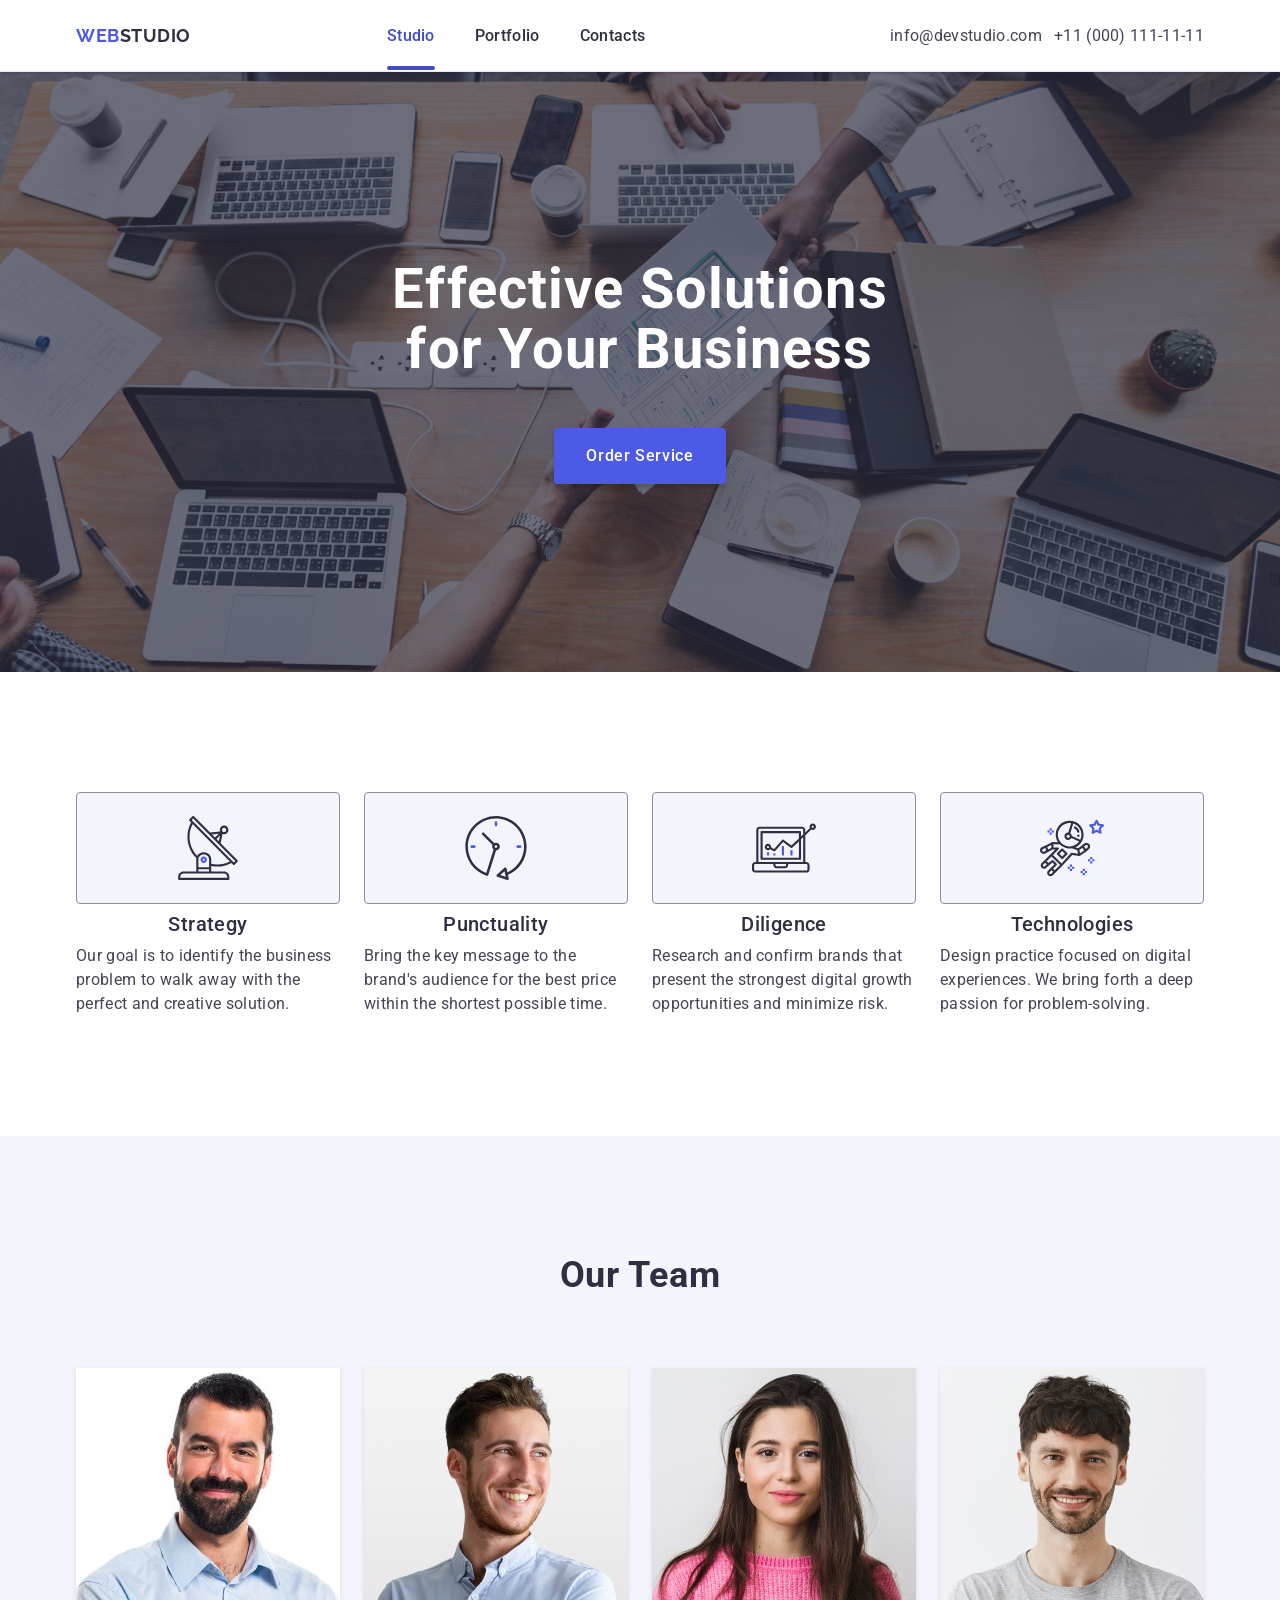
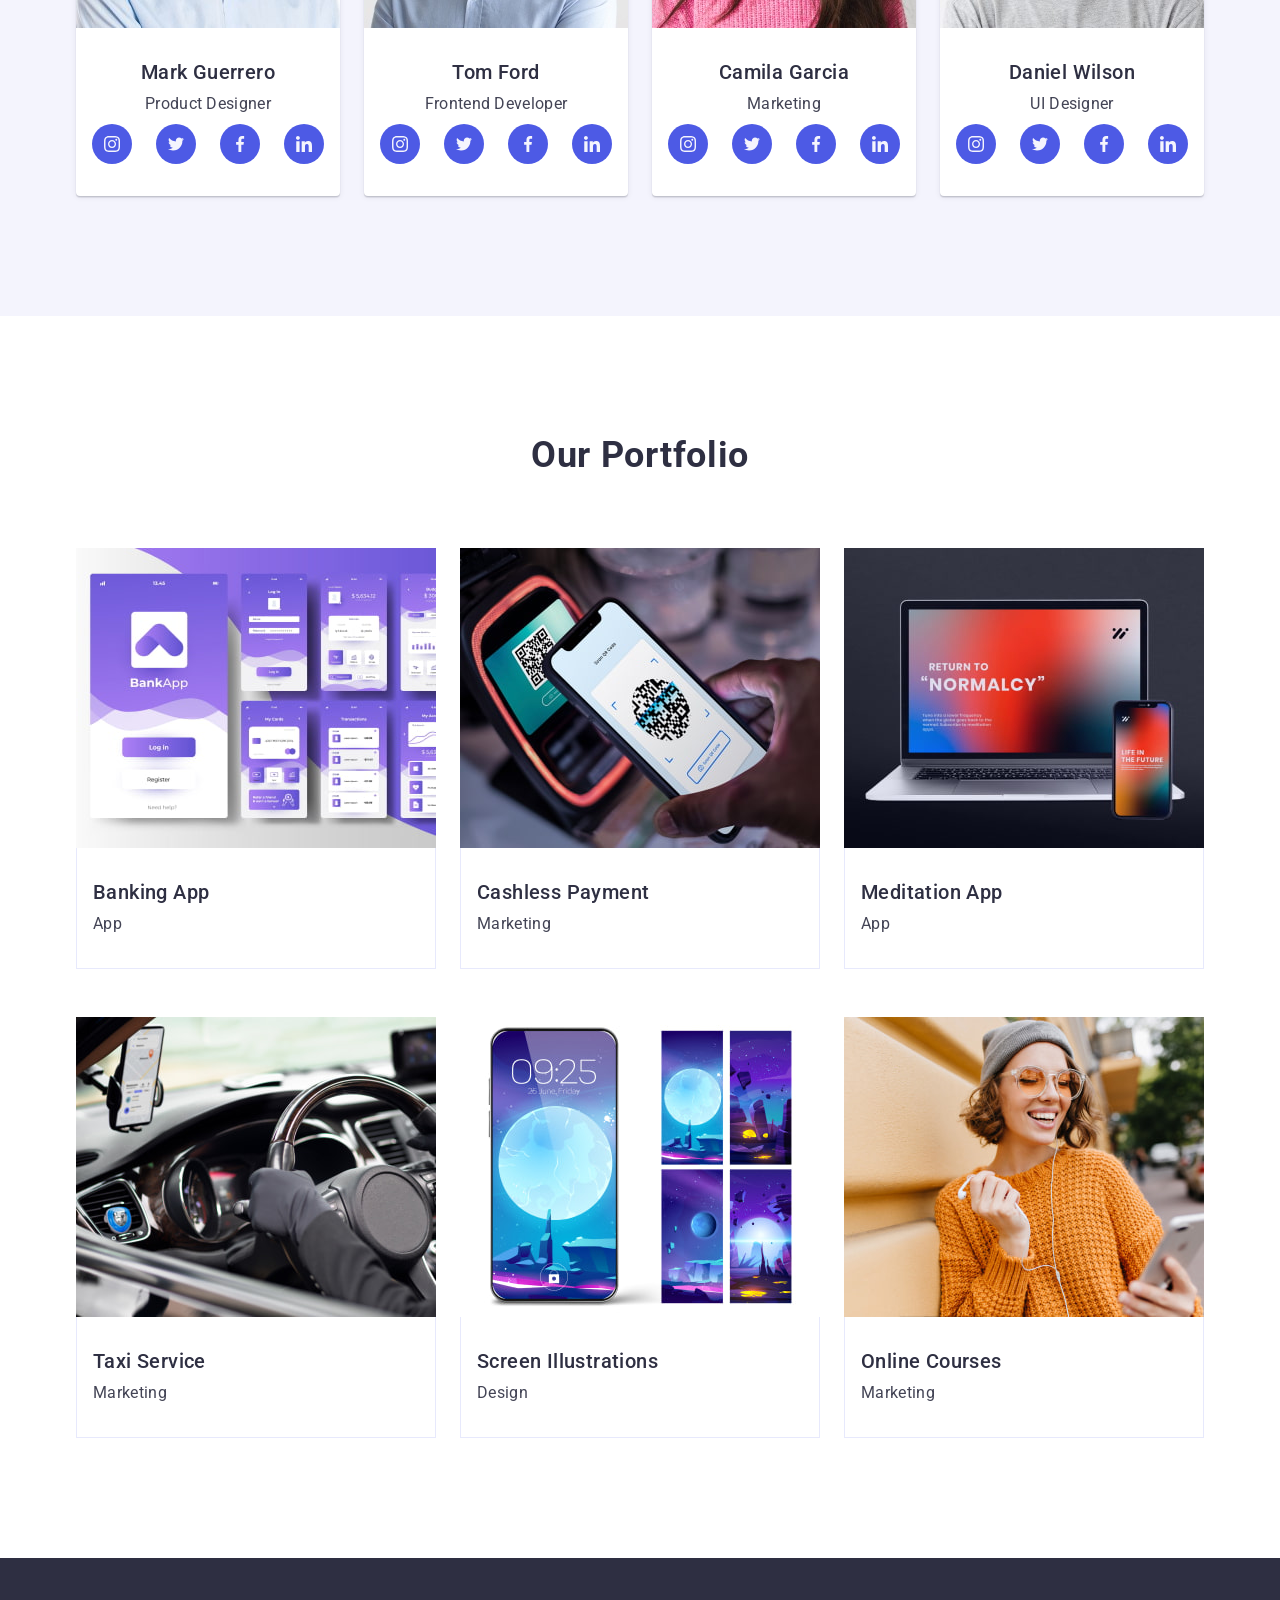
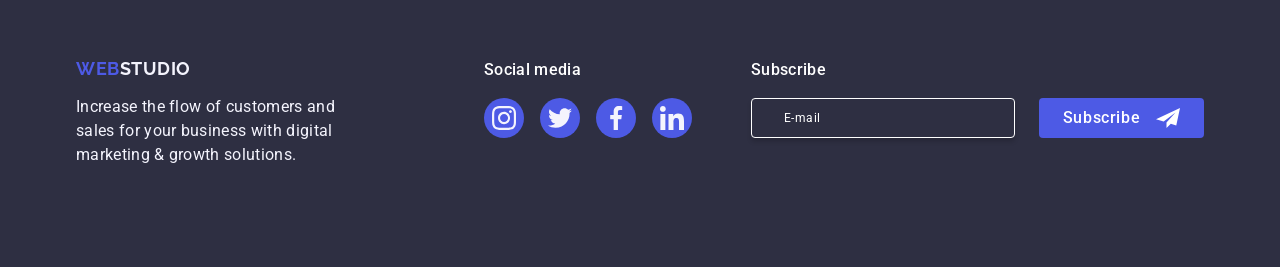
<file: index.html>
<!DOCTYPE html>
<html lang="en">
  <head>
    <meta charset="UTF-8" />
    <meta http-equiv="X-UA-Compatible" content="IE=edge" />
    <meta name="viewport" content="width=device-width, initial-scale=1.0" />
    <link
      rel="stylesheet"
      href="https://cdnjs.cloudflare.com/ajax/libs/modern-normalize/3.0.0/modern-normalize.min.css"
      integrity="sha512-3axTZ/bKFZH5/qLFTl4U+mDbBDFW+5QO5L7D1HnOhlhJbcNDIVJxoNm6It77g0eUdzfKZlHirayqRC2qJaAOJw=="
      crossorigin="anonymous"
      referrerpolicy="no-referrer"
    />
    <link rel="preconnect" href="https://fonts.googleapis.com" />
    <link rel="preconnect" href="https://fonts.gstatic.com" crossorigin />
    <link
      href="https://fonts.googleapis.com/css2?family=Raleway:ital,wght@0,100..900;1,100..900&family=Roboto:wght@400;500;700&display=swap"
      rel="stylesheet"
    />
    <link rel="stylesheet" href="./css/styles.css" />
    <link rel="stylesheet" href="./css/mobile.css" />
    <link rel="stylesheet" href="./css/tablet.css" />
    <link rel="stylesheet" href="./css/desktop.css" />
    <title>Web Studio (Version 3.0)</title>
  </head>
  <body>
    <header class="header">
      <!-- Navigation  -->
      <div class="container header-container">
        <nav class="navigation-section">
          <a class="nav-logo" href="./index.html"
            >Web<span class="nav-logo-web">Studio</span></a
          >
          <ul class="nav-list">
            <li class="nav-list-item">
              <a
                class="nav-list-item-link active active-color"
                href="./index.html"
                >Studio</a
              >
            </li>
            <li class="nav-list-item">
              <a class="nav-list-item-link" href="">Portfolio</a>
            </li>
            <li class="nav-list-item">
              <a class="nav-list-item-link" href="">Contacts</a>
            </li>
          </ul>
        </nav>
        <address class="address">
          <ul class="address-list">
            <li class="address-list-item">
              <a class="address-list-item-link" href="mailto:info@devstudio.com"
                >info@devstudio.com</a
              >
            </li>
            <li class="address-list-item">
              <a class="address-list-item-link" href="tel:+110001111111"
                >+11 (000) 111-11-11</a
              >
            </li>
          </ul>
        </address>
      </div>

      <div class="mob-menu">
        <div class="mob-container">
          <button class="menu-button" type="button">
            <svg width="8px" height="8px">
              <use href="./images/icons.svg#icon-close"></use>
            </svg>
          </button>
          <div class="mob-top">
            <ul class="mob-list list">
              <li class="mob-item">
                <a class="mob-link active-color" href="./index.html">Studio</a>
              </li>
              <li class="mob-item">
                <a class="mob-link" href="">Portfolio</a>
              </li>
              <li class="mob-item">
                <a class="mob-link" href="">Contacts</a>
              </li>
            </ul>
          </div>
          <div class="mob-bottom">
            <ul class="mob-contacts-list list">
              <li class="mob-contacts-item">
                <a class="mob-tel-link" href="tel:+11(000)1111111"
                  >+11 (000) 111-11-11</a
                >
              </li>
              <li class="mob-contacts-item">
                <a class="mob-mail-link" href="mailto:info@devstudio.com"
                  >info@devstudio.com</a
                >
              </li>
            </ul>

            <ul class="mob-socials list">
              <li class="mob-socials-item">
                <a class="socials-link" href="">
                  <svg class="socials-icon" width="24" height="24">
                    <use href="./images/icons.svg#icon-instagram"></use>
                  </svg>
                </a>
              </li>
              <li class="mob-socials-item">
                <a class="socials-link" href="">
                  <svg class="socials-icon" width="24" height="24">
                    <use href="./images/icons.svg#icon-twitter"></use>
                  </svg>
                </a>
              </li>
              <li class="mob-socials-item">
                <a class="socials-link" href="">
                  <svg class="socials-icon" width="24" height="24">
                    <use href="./images/icons.svg#icon-facebook"></use>
                  </svg>
                </a>
              </li>
              <li class="mob-socials-item">
                <a class="socials-link" href="">
                  <svg class="socials-icon" width="24" height="24">
                    <use href="./images/icons.svg#icon-linkedin"></use>
                  </svg>
                </a>
              </li>
            </ul>
          </div>
        </div>
      </div>
      <button class="menu-hamburger" type="button">
        <svg width="32px" height="32px">
          <use href="./images/icons.svg#icon-hamburger"></use>
        </svg>
      </button>
    </header>

    <main>
      <!-- hero -->
      <section class="hero-section">
        <div class="container">
          <h1 class="hero-title">Effective Solutions for Your Business</h1>
          <button class="hero-btn" type="button">Order Service</button>
        </div>
      </section>

      <!-- Advantages -->
      <section class="advan-section">
        <div class="container">
          <h2 class="advan-title">Advantages</h2>
          <ul class="advan-list-icons">
            <li class="advan-icons-item">
              <div class="advan-icons-wrapper">
                <svg width="64" height="64">
                  <use href="./images/icons.svg#icon-antenna"></use>
                </svg>
              </div>
            </li>
            <li class="advan-icons-item">
              <div class="advan-icons-wrapper">
                <svg width="64" height="64">
                  <use href="./images/icons.svg#icon-clock"></use>
                </svg>
              </div>
            </li>
            <li class="advan-icons-item">
              <div class="advan-icons-wrapper">
                <svg width="64" height="64">
                  <use href="./images/icons.svg#icon-diagram"></use>
                </svg>
              </div>
            </li>
            <li class="advan-icons-item">
              <div class="advan-icons-wrapper">
                <svg width="64" height="64">
                  <use href="./images/icons.svg#icon-astronaut"></use>
                </svg>
              </div>
            </li>
          </ul>
          <ul class="advan-list">
            <li class="advan-list-item">
              <h3 class="advan-list-item-title">Strategy</h3>
              <p class="advan-list-item-text">
                Our goal is to identify the business problem to walk away with
                the perfect and creative solution.
              </p>
            </li>
            <li class="advan-list-item">
              <h3 class="advan-list-item-title">Punctuality</h3>
              <p class="advan-list-item-text">
                Bring the key message to the brand's audience for the best price
                within the shortest possible time.
              </p>
            </li>
            <li class="advan-list-item">
              <h3 class="advan-list-item-title">Diligence</h3>
              <p class="advan-list-item-text">
                Research and confirm brands that present the strongest digital
                growth opportunities and minimize risk.
              </p>
            </li>
            <li class="advan-list-item">
              <h3 class="advan-list-item-title">Technologies</h3>
              <p class="advan-list-item-text">
                Design practice focused on digital experiences. We bring forth a
                deep passion for problem-solving.
              </p>
            </li>
          </ul>
        </div>
      </section>

      <!-- Team -->
      <section class="team-section">
        <div class="container">
          <h2 class="team-title">Our Team</h2>
          <ul class="team-list">
            <li class="team-list-item">
              <img
                class="team-list-item-img"
                srcset="
                  ./images/photo1.jpg              1x,
                  ./images/photos-2x/photo1@2x.jpg 2x
                "
                src="./images/photo1.jpg"
                alt="Man Mark"
                width="264"
                loading="lazy"
              />
              <div class="team-list-item-wrap">
                <h3 class="team-list-item-title">Mark Guerrero</h3>
                <p class="team-list-item-text">Product Designer</p>
                <ul class="social-list">
                  <li class="social-item">
                    <a
                      class="soc-item-link"
                      href="https://instagram.com"
                      target="_blank"
                      rel="noreferrer noopener"
                    >
                      <svg class="soc-icons" width="16" height="16">
                        <use href="./images/icons.svg#icon-instagram"></use>
                      </svg>
                    </a>
                  </li>
                  <li class="social-item">
                    <a
                      class="soc-item-link"
                      href="https://twitter.com"
                      target="_blank"
                      rel="noreferrer noopener"
                    >
                      <svg class="soc-icons" width="16" height="16">
                        <use href="./images/icons.svg#icon-twitter"></use>
                      </svg>
                    </a>
                  </li>
                  <li class="social-item">
                    <a
                      class="soc-item-link"
                      href="https://facebook.com"
                      target="_blank"
                      rel="noreferrer noopener"
                    >
                      <svg class="soc-icons" width="16" height="16">
                        <use href="./images/icons.svg#icon-facebook"></use>
                      </svg>
                    </a>
                  </li>
                  <li class="social-item">
                    <a
                      class="soc-item-link"
                      href="https://linkedin.com"
                      target="_blank"
                      rel="noreferrer noopener"
                    >
                      <svg class="soc-icons" width="16" height="16">
                        <use href="./images/icons.svg#icon-linkedin"></use>
                      </svg>
                    </a>
                  </li>
                </ul>
              </div>
            </li>
            <li class="team-list-item">
              <img
                class="team-list-item-img"
                srcset="
                  ./images/photo2.jpg              1x,
                  ./images/photos-2x/photo2@2x.jpg 2x
                "
                src="./images/photo2.jpg"
                alt="Man Tom"
                width="264"
                loading="lazy"
              />
              <div class="team-list-item-wrap">
                <h3 class="team-list-item-title">Tom Ford</h3>
                <p class="team-list-item-text">Frontend Developer</p>
                <ul class="social-list">
                  <li class="social-item">
                    <a
                      class="soc-item-link"
                      href="https://instagram.com"
                      target="_blank"
                      rel="noreferrer noopener"
                    >
                      <svg class="soc-icons" width="16" height="16">
                        <use href="./images/icons.svg#icon-instagram"></use>
                      </svg>
                    </a>
                  </li>
                  <li class="social-item">
                    <a
                      class="soc-item-link"
                      href="https://twitter.com"
                      target="_blank"
                      rel="noreferrer noopener"
                    >
                      <svg class="soc-icons" width="16" height="16">
                        <use href="./images/icons.svg#icon-twitter"></use>
                      </svg>
                    </a>
                  </li>
                  <li class="social-item">
                    <a
                      class="soc-item-link"
                      href="https://facebook.com"
                      target="_blank"
                      rel="noreferrer noopener"
                    >
                      <svg class="soc-icons" width="16" height="16">
                        <use href="./images/icons.svg#icon-facebook"></use>
                      </svg>
                    </a>
                  </li>
                  <li class="social-item">
                    <a
                      class="soc-item-link"
                      href="https://linkedin.com"
                      target="_blank"
                      rel="noreferrer noopener"
                    >
                      <svg class="soc-icons" width="16" height="16">
                        <use href="./images/icons.svg#icon-linkedin"></use>
                      </svg>
                    </a>
                  </li>
                </ul>
              </div>
            </li>
            <li class="team-list-item">
              <img
                class="team-list-item-img"
                srcset="
                  ./images/photo3.jpg              1x,
                  ./images/photos-2x/photo3@2x.jpg 2x
                "
                src="./images/photo3.jpg"
                alt="Woman Camila"
                width="264"
                loading="lazy"
              />
              <div class="team-list-item-wrap">
                <h3 class="team-list-item-title">Camila Garcia</h3>
                <p class="team-list-item-text">Marketing</p>
                <ul class="social-list">
                  <li class="social-item">
                    <a
                      class="soc-item-link"
                      href="https://instagram.com"
                      target="_blank"
                      rel="noreferrer noopener"
                    >
                      <svg class="soc-icons" width="16" height="16">
                        <use href="./images/icons.svg#icon-instagram"></use>
                      </svg>
                    </a>
                  </li>
                  <li class="social-item">
                    <a
                      class="soc-item-link"
                      href="https://twitter.com"
                      target="_blank"
                      rel="noreferrer noopener"
                    >
                      <svg class="soc-icons" width="16" height="16">
                        <use href="./images/icons.svg#icon-twitter"></use>
                      </svg>
                    </a>
                  </li>
                  <li class="social-item">
                    <a
                      class="soc-item-link"
                      href="https://facebook.com"
                      target="_blank"
                      rel="noreferrer noopener"
                    >
                      <svg class="soc-icons" width="16" height="16">
                        <use href="./images/icons.svg#icon-facebook"></use>
                      </svg>
                    </a>
                  </li>
                  <li class="social-item">
                    <a
                      class="soc-item-link"
                      href="https://linkedin.com"
                      target="_blank"
                      rel="noreferrer noopener"
                    >
                      <svg class="soc-icons" width="16" height="16">
                        <use href="./images/icons.svg#icon-linkedin"></use>
                      </svg>
                    </a>
                  </li>
                </ul>
              </div>
            </li>
            <li class="team-list-item">
              <img
                class="team-list-item-img"
                srcset="
                  ./images/photo4.jpg              1x,
                  ./images/photos-2x/photo4@2x.jpg 2x
                "
                src="./images/photo4.jpg"
                alt="Man Daniel"
                width="264"
                loading="lazy"
              />
              <div class="team-list-item-wrap">
                <h3 class="team-list-item-title">Daniel Wilson</h3>
                <p class="team-list-item-text">UI Designer</p>
                <ul class="social-list">
                  <li class="social-item">
                    <a
                      class="soc-item-link"
                      href="https://instagram.com"
                      target="_blank"
                      rel="noreferrer noopener"
                    >
                      <svg class="soc-icons" width="16" height="16">
                        <use href="./images/icons.svg#icon-instagram"></use>
                      </svg>
                    </a>
                  </li>
                  <li class="social-item">
                    <a
                      class="soc-item-link"
                      href="https://twitter.com"
                      target="_blank"
                      rel="noreferrer noopener"
                    >
                      <svg class="soc-icons" width="16" height="16">
                        <use href="./images/icons.svg#icon-twitter"></use>
                      </svg>
                    </a>
                  </li>
                  <li class="social-item">
                    <a
                      class="soc-item-link"
                      href="https://facebook.com"
                      target="_blank"
                      rel="noreferrer noopener"
                    >
                      <svg class="soc-icons" width="16" height="16">
                        <use href="./images/icons.svg#icon-facebook"></use>
                      </svg>
                    </a>
                  </li>
                  <li class="social-item">
                    <a
                      class="soc-item-link"
                      href="https://linkedin.com"
                      target="_blank"
                      rel="noreferrer noopener"
                    >
                      <svg class="soc-icons" width="16" height="16">
                        <use href="./images/icons.svg#icon-linkedin"></use>
                      </svg>
                    </a>
                  </li>
                </ul>
              </div>
            </li>
          </ul>
        </div>
      </section>

      <!-- Portfolio -->
      <section class="portfolio-section">
        <div class="container">
          <h2 class="portfolio-title">Our Portfolio</h2>
          <ul class="portfolio-list">
            <li class="portfolio-list-item">
              <div class="port-link-box">
                <img
                  class="portfolio-list-item-img"
                  srcset="
                    ./images/port_1.jpg                  1x,
                    ./images/photos-2x/img1-pc720@2x.jpg 2x
                  "
                  src="./images/port_1.jpg"
                  alt="bank app"
                  width="360"
                  loading="lazy"
                />
                <p class="overlay-text">
                  14 Stylish and User-Friendly App Design Concepts · Task
                  Manager App · Calorie Tracker App · Exotic Fruit Ecommerce App
                  · Cloud Storage App
                </p>
              </div>
              <div class="content-wrap">
                <h3 class="portfolio-list-item-title">Banking App</h3>
                <p class="portfolio-list-item-text">App</p>
              </div>
            </li>
            <li class="portfolio-list-item">
              <div class="port-link-box">
                <img
                  class="portfolio-list-item-img"
                  srcset="
                    ./images/port_2.jpg                  1x,
                    ./images/photos-2x/img2-pc720@2x.jpg 2x
                  "
                  src="./images/port_2.jpg"
                  alt="cashless payment"
                  width="360"
                  loading="lazy"
                />
                <p class="overlay-text">
                  14 Stylish and User-Friendly App Design Concepts · Task
                  Manager App · Calorie Tracker App · Exotic Fruit Ecommerce App
                  · Cloud Storage App
                </p>
              </div>
              <div class="content-wrap">
                <h3 class="portfolio-list-item-title">Cashless Payment</h3>
                <p class="portfolio-list-item-text">Marketing</p>
              </div>
            </li>
            <li class="portfolio-list-item">
              <div class="port-link-box">
                <img
                  class="portfolio-list-item-img"
                  srcset="
                    ./images/port_3.jpg                  1x,
                    ./images/photos-2x/img3-pc720@2x.jpg 2x
                  "
                  src="./images/port_3.jpg"
                  alt="meditation app"
                  width="360"
                  loading="lazy"
                />
                <p class="overlay-text">
                  14 Stylish and User-Friendly App Design Concepts · Task
                  Manager App · Calorie Tracker App · Exotic Fruit Ecommerce App
                  · Cloud Storage App
                </p>
              </div>
              <div class="content-wrap">
                <h3 class="portfolio-list-item-title">Meditation App</h3>
                <p class="portfolio-list-item-text">App</p>
              </div>
            </li>
            <li class="portfolio-list-item">
              <div class="port-link-box">
                <img
                  class="portfolio-list-item-img"
                  srcset="
                    ./images/port_4.jpg                  1x,
                    ./images/photos-2x/img4-pc720@2x.jpg 2x
                  "
                  src="./images/port_4.jpg"
                  alt="taxi service"
                  width="360"
                  loading="lazy"
                />
                <p class="overlay-text">
                  14 Stylish and User-Friendly App Design Concepts · Task
                  Manager App · Calorie Tracker App · Exotic Fruit Ecommerce App
                  · Cloud Storage App
                </p>
              </div>
              <div class="content-wrap">
                <h3 class="portfolio-list-item-title">Taxi Service</h3>
                <p class="portfolio-list-item-text">Marketing</p>
              </div>
            </li>
            <li class="portfolio-list-item">
              <div class="port-link-box">
                <img
                  class="portfolio-list-item-img"
                  srcset="
                    ./images/port_5.jpg                  1x,
                    ./images/photos-2x/img5-pc720@2x.jpg 2x
                  "
                  src="./images/port_5.jpg"
                  alt="screen illustrations"
                  width="360"
                  loading="lazy"
                />
                <p class="overlay-text">
                  14 Stylish and User-Friendly App Design Concepts · Task
                  Manager App · Calorie Tracker App · Exotic Fruit Ecommerce App
                  · Cloud Storage App
                </p>
              </div>
              <div class="content-wrap">
                <h3 class="portfolio-list-item-title">Screen Illustrations</h3>
                <p class="portfolio-list-item-text">Design</p>
              </div>
            </li>
            <li class="portfolio-list-item">
              <div class="port-link-box">
                <img
                  class="portfolio-list-item-img"
                  srcset="
                    ./images/port_6.jpg                  1x,
                    ./images/photos-2x/img6-pc720@2x.jpg 2x
                  "
                  src="./images/port_6.jpg"
                  alt="online sources"
                  width="360"
                  loading="lazy"
                />
                <p class="overlay-text">
                  14 Stylish and User-Friendly App Design Concepts · Task
                  Manager App · Calorie Tracker App · Exotic Fruit Ecommerce App
                  · Cloud Storage App
                </p>
              </div>
              <div class="content-wrap">
                <h3 class="portfolio-list-item-title">Online Courses</h3>
                <p class="portfolio-list-item-text">Marketing</p>
              </div>
            </li>
          </ul>
        </div>
      </section>
    </main>

    <footer class="footer">
      <div class="container footer-container">
        <div class="first-wrap-f">
          <a class="footer-logo" href="./index.html"
            >Web<span class="footer-logo-web">Studio</span></a
          >
          <p class="footer-text">
            Increase the flow of customers and sales for your business with
            digital marketing & growth solutions.
          </p>
        </div>
        <div class="soc-box">
          <p class="social-text">Social media</p>
          <ul class="social-list soc-f">
            <li class="social-item">
              <a
                class="soc-item-link f-social-link"
                href="https://instagram.com"
                target="_blank"
                rel="noreferrer noopener"
              >
                <svg class="soc-icons" width="24" height="24">
                  <use href="./images/icons.svg#icon-instagram"></use>
                </svg>
              </a>
            </li>
            <li class="social-item">
              <a
                class="soc-item-link f-social-link"
                href="https://twitter.com"
                target="_blank"
                rel="noreferrer noopener"
              >
                <svg class="soc-icons" width="24" height="24">
                  <use href="./images/icons.svg#icon-twitter"></use>
                </svg>
              </a>
            </li>
            <li class="social-item">
              <a
                class="soc-item-link f-social-link"
                href="https://facebook.com"
                target="_blank"
                rel="noreferrer noopener"
              >
                <svg class="soc-icons" width="24" height="24">
                  <use href="./images/icons.svg#icon-facebook"></use>
                </svg>
              </a>
            </li>
            <li class="social-item">
              <a
                class="soc-item-link f-social-link"
                href="https://linkedin.com"
                target="_blank"
                rel="noreferrer noopener"
              >
                <svg class="soc-icons" width="24" height="24">
                  <use href="./images/icons.svg#icon-linkedin"></use>
                </svg>
              </a>
            </li>
          </ul>
        </div>
        <div class="subscribe-wrap">
          <p class="sub-title">Subscribe</p>
          <form class="form-sub">
            <label for="email-sub" class="email-sub-label">
              <input
                class="sub-input"
                name="email-sub"
                id="email-sub"
                type="email"
                placeholder="E-mail"
                autocomplete="off"
                required
              />
            </label>
            <button class="btn-sub" type="submit">
              Subscribe
              <svg class="sub-icon" width="24" height="24">
                <use href="./images/icons.svg#icon-frame"></use>
              </svg>
            </button>
          </form>
        </div>
      </div>
    </footer>

    <div class="modal-overlay">
      <div class="modal">
        <button class="close-btn-modal" type="button">
          <svg class="close-icon" width="8" height="8">
            <use href="./images/icons.svg#icon-close"></use>
          </svg>
        </button>
        <p class="modal-title">Leave your contacts and we will call you back</p>
        <form>
          <div class="label-wrap">
            <label for="user-name" class="label-modal">Name </label>
            <div class="input-wrap">
              <input
                name="user-name"
                id="user-name"
                class="input-modal"
                type="text"
                autofocus
                autocomplete="off"
                required
              />
              <svg class="input-icon" width="18" height="24">
                <use href="./images/icons.svg#icon-person"></use>
              </svg>
            </div>
          </div>

          <div class="label-wrap">
            <label for="user-phone" class="label-modal">Phone </label>
            <div class="input-wrap">
              <input
                id="user-phone"
                name="user-phone"
                class="input-modal"
                type="tel"
                autocomplete="off"
                required
              />
              <svg class="input-icon" width="18" height="24">
                <use href="./images/icons.svg#icon-phone"></use>
              </svg>
            </div>
          </div>

          <div class="label-wrap">
            <label for="user-email" class="label-modal">Email </label>
            <div class="input-wrap">
              <input
                name="user-email"
                id="user-email"
                class="input-modal"
                type="email"
                autocomplete="off"
                required
              />
              <svg class="input-icon" width="18" height="24">
                <use href="./images/icons.svg#icon-email"></use>
              </svg>
            </div>
          </div>

          <div class="label-wrap comment">
            <label for="user-comment" class="label-modal">Comment </label>
            <textarea
              class="text-modal"
              name="user-comment"
              id="user-comment"
              placeholder="Text input"
            ></textarea>
          </div>

          <div class="privacy-box">
            <input
              class="fake-confirm-inp visually-hidden"
              type="checkbox"
              name="user-privacy"
              id="user-privacy"
              value="true"
            />
            <label for="user-privacy" class="privacy-text">
              <span class="icon-confirm-wrap"
                ><svg class="icon-confirm" width="10" height="8">
                  <use href="./images/icons.svg#icon-vector"></use>
                </svg>
              </span>
              I accept the terms and conditions of the
              <a class="privacy-link" href="">Privacy Policy</a>
            </label>
          </div>
          <button class="btn-submit" type="submit">Send</button>
        </form>
      </div>
    </div>
  </body>
</html>
</file>
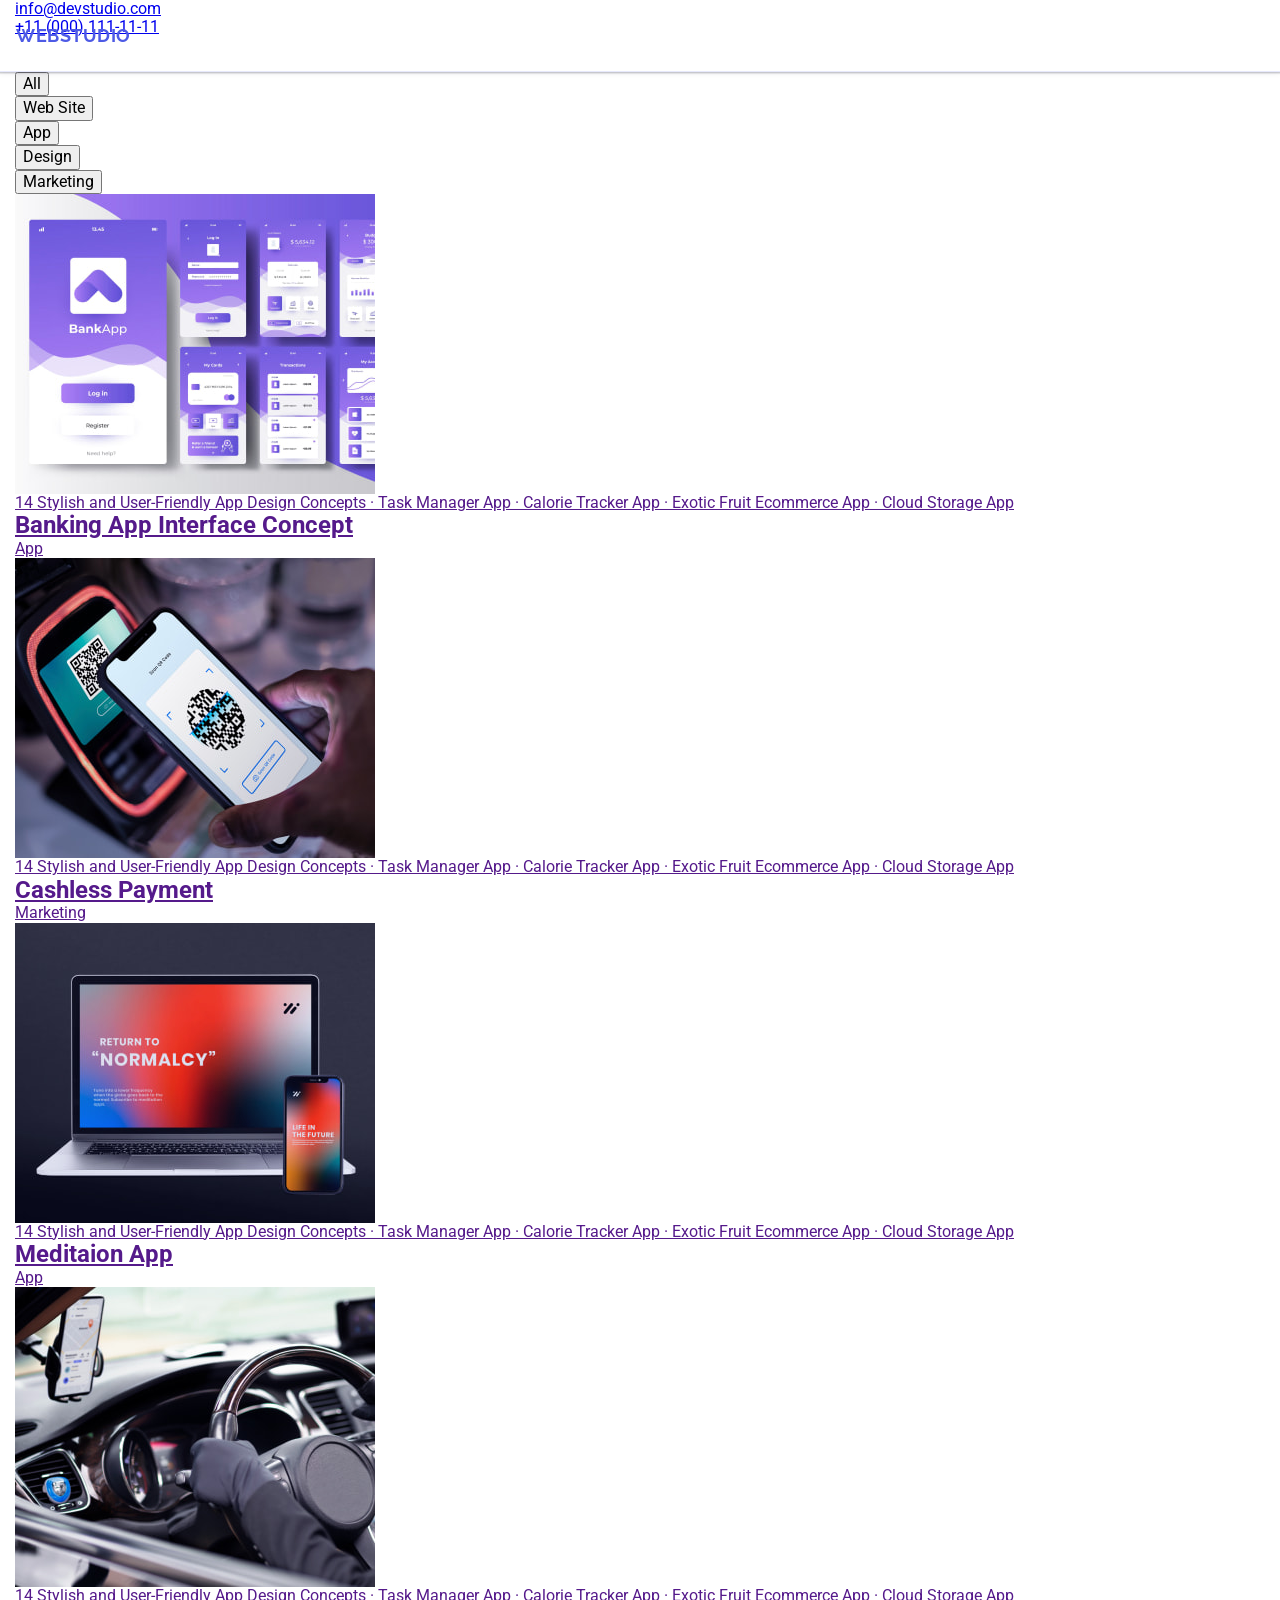
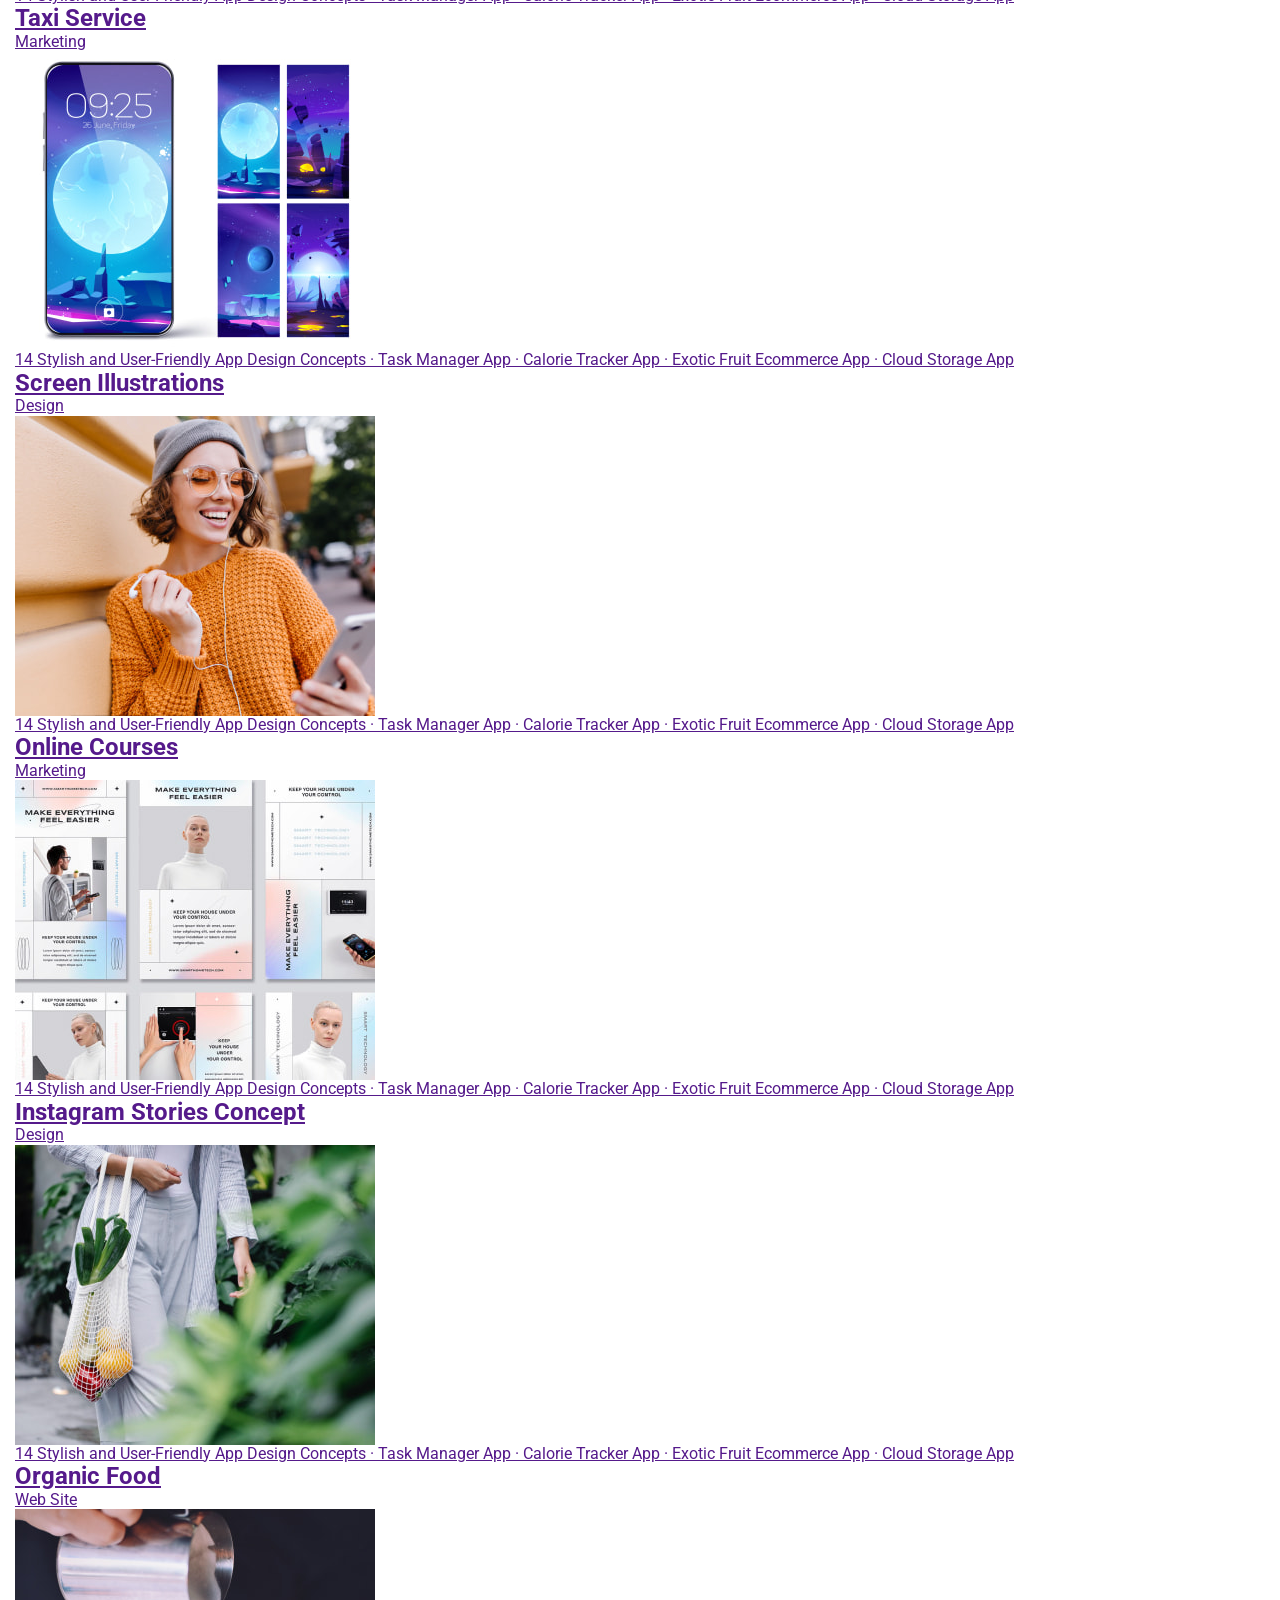
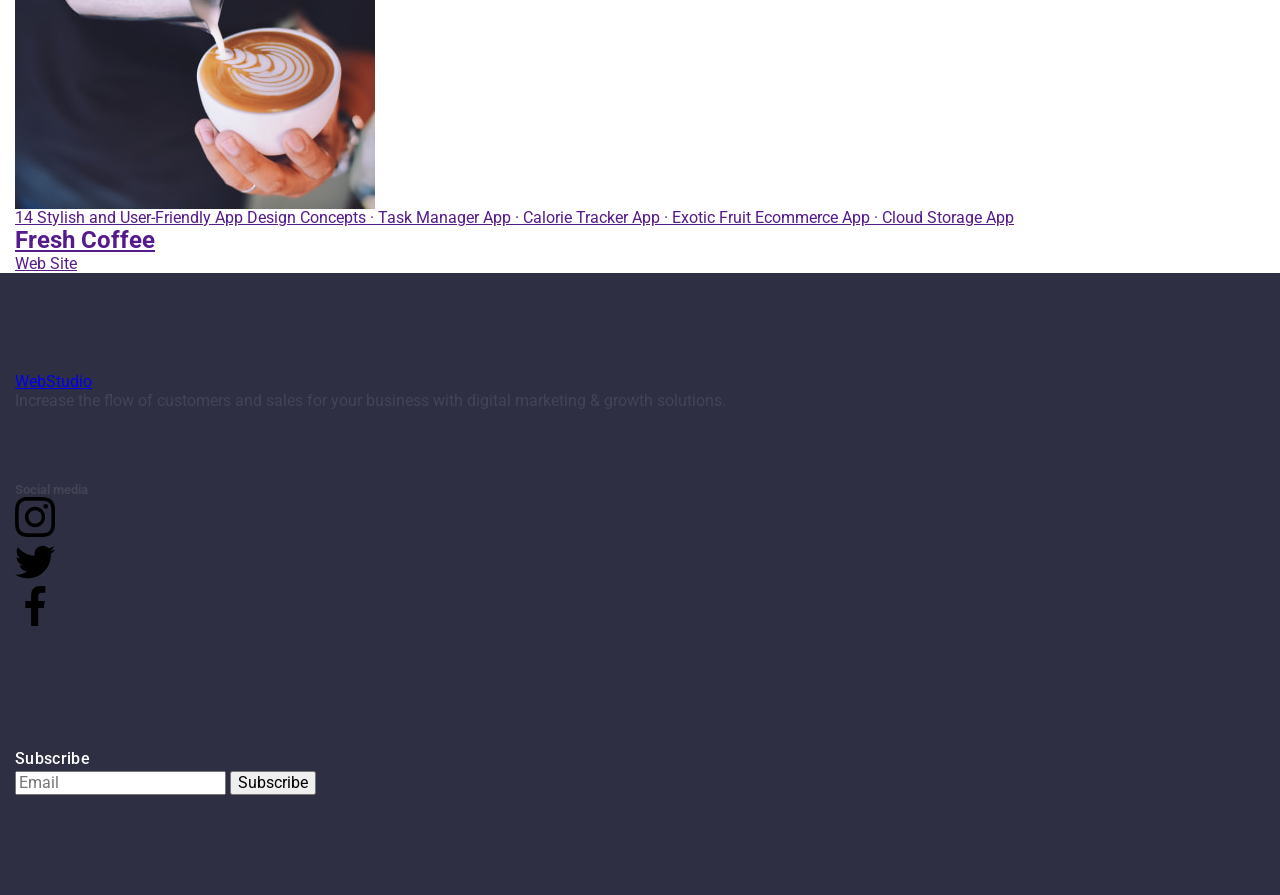
<file: portfolio.html>
<!DOCTYPE html>
<html lang="en">
  <head>
    <meta charset="UTF-8" />
    <meta http-equiv="X-UA-Compatible" content="IE=edge" />
    <meta name="viewport" content="width=device-width, initial-scale=1.0" />
    <title>Portfolio</title>
    <link rel="preconnect" href="https://fonts.googleapis.com" />
    <link rel="preconnect" href="https://fonts.gstatic.com" crossorigin />
    <link
      href="https://fonts.googleapis.com/css2?family=Raleway:wght@800&family=Roboto:wght@400;500;700&display=swap"
      rel="stylesheet"
    />
    <link
      rel="stylesheet"
      href="https://cdnjs.cloudflare.com/ajax/libs/modern-normalize/1.1.0/modern-normalize.min.css"
    />
    <link rel="stylesheet" href="./css/styles.css" />
  </head>
  <body>
    <header class="header">
      <!-- Navigation  -->
      <div class="header-container container">
        <nav class="navigation">
          <a class="nav-logo" href="./index.html"
            ><span class="logo">Web</span>Studio</a
          >
          <ul class="nav-list list">
            <li class="nav-item">
              <a class="nav-link" href="./index.html">Studio</a>
            </li>
            <li class="nav-item">
              <a class="nav-link active active-color" href="./portfolio.html"
                >Portfolio</a
              >
            </li>
            <li class="nav-item">
              <a class="nav-link" href="">Contacts</a>
            </li>
          </ul>
        </nav>

        <ul class="contacts-list list">
          <li class="contacts-item">
            <a class="contacts-link" href="mailto:info@devstudio.com"
              >info@devstudio.com</a
            >
          </li>
          <li class="contacts-item">
            <a class="contacts-link" href="tel:+11(000)1111111"
              >+11 (000) 111-11-11</a
            >
          </li>
        </ul>
      </div>
    </header>

    <main>
      <section class="works">
        <div class="container">
          <h1 class="visually-hidden">Works</h1>
          <!-- Логический заголовок -->
          <!-- buttons filter -->
          <ul class="filter-list list">
            <li><button class="filter-button" type="button">All</button></li>
            <li>
              <button class="filter-button" type="button">Web Site</button>
            </li>
            <li><button class="filter-button" type="button">App</button></li>
            <li><button class="filter-button" type="button">Design</button></li>
            <li>
              <button class="filter-button" type="button">Marketing</button>
            </li>
          </ul>

          <ul class="works-list list">
            <li class="works-item">
              <a class="works-link-box" href="">
                <div class="works-thumb">
                  <img src="./images/img.jpg" alt="img" width="360" />
                  <div class="overlay">
                    <p class="text-box">
                      14 Stylish and User-Friendly App Design Concepts · Task
                      Manager App · Calorie Tracker App · Exotic Fruit Ecommerce
                      App · Cloud Storage App
                    </p>
                  </div>
                </div>
                <div class="works-content">
                  <h2 class="works-title">Banking App Interface Concept</h2>
                  <p class="works-text">App</p>
                </div></a
              >
            </li>
            <li class="works-item">
              <a class="works-link-box" href="">
                <div class="works-thumb">
                  <img src="./images/img1.jpg" alt="img1" width="360" />
                  <div class="overlay">
                    <p class="text-box">
                      14 Stylish and User-Friendly App Design Concepts · Task
                      Manager App · Calorie Tracker App · Exotic Fruit Ecommerce
                      App · Cloud Storage App
                    </p>
                  </div>
                </div>
                <div class="works-content">
                  <h2 class="works-title">Cashless Payment</h2>
                  <p class="works-text">Marketing</p>
                </div></a
              >
            </li>
            <li class="works-item">
              <a class="works-link-box" href=""
                ><div class="works-thumb">
                  <img src="./images/img2.jpg" alt="img2" width="360" />
                  <div class="overlay">
                    <p class="text-box">
                      14 Stylish and User-Friendly App Design Concepts · Task
                      Manager App · Calorie Tracker App · Exotic Fruit Ecommerce
                      App · Cloud Storage App
                    </p>
                  </div>
                </div>
                <div class="works-content">
                  <h2 class="works-title">Meditaion App</h2>
                  <p class="works-text">App</p>
                </div></a
              >
            </li>
            <li class="works-item">
              <a class="works-link-box" href="">
                <div class="works-thumb">
                  <img src="./images/img3.jpg" alt="img3" width="360" />
                  <div class="overlay">
                    <p class="text-box">
                      14 Stylish and User-Friendly App Design Concepts · Task
                      Manager App · Calorie Tracker App · Exotic Fruit Ecommerce
                      App · Cloud Storage App
                    </p>
                  </div>
                </div>
                <div class="works-content">
                  <h2 class="works-title">Taxi Service</h2>
                  <p class="works-text">Marketing</p>
                </div></a
              >
            </li>
            <li class="works-item">
              <a class="works-link-box" href=""
                ><div class="works-thumb">
                  <img src="./images/img4.jpg" alt="img4" width="360" />
                  <div class="overlay">
                    <p class="text-box">
                      14 Stylish and User-Friendly App Design Concepts · Task
                      Manager App · Calorie Tracker App · Exotic Fruit Ecommerce
                      App · Cloud Storage App
                    </p>
                  </div>
                </div>
                <div class="works-content">
                  <h2 class="works-title">Screen Illustrations</h2>
                  <p class="works-text">Design</p>
                </div></a
              >
            </li>
            <li class="works-item">
              <a class="works-link-box" href="">
                <div class="works-thumb">
                  <img src="./images/img5.jpg" alt="img5" width="360" />
                  <div class="overlay">
                    <p class="text-box">
                      14 Stylish and User-Friendly App Design Concepts · Task
                      Manager App · Calorie Tracker App · Exotic Fruit Ecommerce
                      App · Cloud Storage App
                    </p>
                  </div>
                </div>
                <div class="works-content">
                  <h2 class="works-title">Online Courses</h2>
                  <p class="works-text">Marketing</p>
                </div></a
              >
            </li>
            <li class="works-item">
              <a class="works-link-box" href="">
                <div class="works-thumb">
                  <img src="./images/img6.jpg" alt="img6" width="360" />
                  <div class="overlay">
                    <p class="text-box">
                      14 Stylish and User-Friendly App Design Concepts · Task
                      Manager App · Calorie Tracker App · Exotic Fruit Ecommerce
                      App · Cloud Storage App
                    </p>
                  </div>
                </div>
                <div class="works-content">
                  <h2 class="works-title">Instagram Stories Concept</h2>
                  <p class="works-text">Design</p>
                </div></a
              >
            </li>
            <li class="works-item">
              <a class="works-link-box" href=""
                ><div class="works-thumb">
                  <img src="./images/img7.jpg" alt="img7" width="360" />
                  <div class="overlay">
                    <p class="text-box">
                      14 Stylish and User-Friendly App Design Concepts · Task
                      Manager App · Calorie Tracker App · Exotic Fruit Ecommerce
                      App · Cloud Storage App
                    </p>
                  </div>
                </div>
                <div class="works-content">
                  <h2 class="works-title">Organic Food</h2>
                  <p class="works-text">Web Site</p>
                </div></a
              >
            </li>
            <li class="works-item">
              <a class="works-link-box" href="">
                <div class="works-thumb">
                  <img src="./images/img8.jpg" alt="img8" width="360" />
                  <div class="overlay">
                    <p class="text-box">
                      14 Stylish and User-Friendly App Design Concepts · Task
                      Manager App · Calorie Tracker App · Exotic Fruit Ecommerce
                      App · Cloud Storage App
                    </p>
                  </div>
                </div>
                <div class="works-content">
                  <h2 class="works-title">Fresh Coffee</h2>
                  <p class="works-text">Web Site</p>
                </div></a
              >
            </li>
          </ul>
        </div>
      </section>
    </main>

    <footer class="footer">
      <div class="footer-container container">
        <div>
          <a class="f-logo" href="./index.html"
            ><span class="logo">Web</span>Studio</a
          >
          <p class="advice">
            Increase the flow of customers and sales for your business with
            digital marketing & growth solutions.
          </p>
        </div>

        <div class="media">
          <h5 class="media-title">Social media</h5>
          <ul class="social-media-list list">
            <li class="social-media-item">
              <a href="" class="social-link"
                ><svg width="40" height="40">
                  <use href="./images/icons.svg#icon-instagram"></use></svg
              ></a>
            </li>
            <li class="social-media-item">
              <a href="" class="social-link"
                ><svg width="40" height="40">
                  <use href="./images/icons.svg#icon-twitter"></use></svg
              ></a>
            </li>
            <li class="social-media-item">
              <a href="" class="social-link"
                ><svg width="40" height="40">
                  <use href="./images/icons.svg#icon-facebook"></use></svg
              ></a>
            </li>
            <li class="social-media-item">
              <a href="" class="social-link">
                <svg width="40" height="40">
                  <use href="./images/icons.svg#icon-in"></use></svg
              ></a>
            </li>
          </ul>
        </div>
        <form class="sub-form">
          <span class="sub-title">Subscribe</span>
          <div class="sub-group">
            <input
              class="post-text"
              type="email"
              name="post"
              id="post"
              required
              autocomplete="off"
              placeholder="Email"
            />
            <button class="sub-btn" type="submit">
              Subscribe
              <svg class="sub-icon" width="24px" height="24px">
                <use href="./images/icons.svg#icon-subscribe"></use>
              </svg>
            </button>
          </div>
        </form>
      </div>
    </footer>
  </body>
</html>
</file>
<file: css/styles.css>
:root {
  --iris: #4d5ae5;
  --ocean: #404bbf;
  --navy-blue: #2e2f42;
  --green: #31d0aa;
  --slate: #434455;
  --light-slate: #8e8f99;
  --cornflower: #e7e9fc;
  --cloud: #f4f4fd;
  --navy-blue-modal: rgba(46, 47, 66, 0.4);
  --grey: rgba(46, 47, 66, 0.7);
  --white: #fff;
  --dairy: #fcfcfc;
}
:root {
  --font-family: "Roboto", sans-serif;
  --second-family: "Raleway", sans-serif;
}

body {
  font-family: var(--font-family);
  color: var(--slate);
  background-color: var(--white);
}

h1,
h2,
h3,
h4,
h5,
h6,
p,
ul,
ol {
  margin: 0;
  padding: 0;
}
ul {
  list-style: none;
}

img {
  display: block;
  max-width: 100%;
  height: auto;
  object-fit: cover;
}

/*---------- header ----------*/

.mob-menu {
  position: fixed;
  top: 0;
  left: 0;
  z-index: 1;
  width: 100vw;
  height: 100vh;
  opacity: 0;
  visibility: hidden;
  background-color: var(--white);
}

.mob-container {
  position: relative;
  margin: 0 auto;
  padding: 80px 30px 40px 40px;
  display: flex;
  flex-direction: column;
  height: 100%;
  justify-content: space-between;
  overflow: auto;
}

.mob-top {
  margin-bottom: 150px;
}

.mob-list {
  display: flex;
  flex-direction: column;
  gap: 40px;
}

.mob-link {
  text-decoration: none;
  font-weight: 700;
  font-size: 36px;
  line-height: 1.11;
  letter-spacing: 0.02em;
  color: var(--secondary-color);
}

.mob-contacts-list {
  display: flex;
  flex-direction: column;
  gap: 40px;
  margin-bottom: 48px;
}

.mob-mail-link {
  font-weight: 500;
  font-size: 20px;
  line-height: 1.2;
  letter-spacing: 0.02em;
  text-decoration: none;
  color: var(--primary-color);
}

.mob-mail-link:focus,
.mob-mail-link:hover {
  color: var(--button-color);
}

.mob-tel-link {
  font-weight: 600;
  font-size: 8vw;
  line-height: 1.11;
  text-decoration: none;
  color: var(--accent-color);
}

.mob-socials {
  display: flex;
  gap: 40px;
}

.socials-link {
  display: flex;
  align-items: center;
  justify-content: center;
  width: 40px;
  height: 40px;
  background-color: var(--iris);
  border-radius: 50%;
}

.socials-icon {
  fill: #f4f4fd;
}

.socials-link:focus {
  background-color: var(--ocean);
}

.menu-button {
  position: absolute;
  display: flex;
  justify-content: center;
  align-items: center;
  padding: 0;
  top: 24px;
  right: 24px;
  width: 24px;
  height: 24px;
  border-radius: 50%;
  background-color: var(--text-footer);
  border: 1px solid rgba(0, 0, 0, 0.1);
}

.menu-hamburger {
  position: absolute;
  top: 50%;
  right: 10px;
  transform: translateY(-50%);
  border: none;
  stroke: var(--secondary-color);
  background-color: transparent;
}

.menu-hamburger:hover,
.menu-hamburger:focus {
  stroke: var(--button-color);
}

.header {
  position: relative;
  width: 100vw;
  height: 72px;
  border-bottom: 1px solid var(--cornflower);
  background-color: var(--white);
  box-shadow: 0px 2px 1px 0px rgba(46, 47, 66, 0.08),
    0px 1px 1px 0px rgba(46, 47, 66, 0.16),
    0px 1px 6px 0px rgba(46, 47, 66, 0.08);
}

.container {
  margin: 0 auto;
  padding: 0 15px;
}

.header-container {
  display: flex;
}

.navigation-section {
  display: block;
  align-items: center;
  margin-right: auto;
}

.nav-logo,
.footer-logo {
  display: inline-block;
  margin-right: 76px;
  font-family: var(--second-family);
  font-weight: 700;
  text-decoration: none;
  font-size: 18px;
  line-height: 1.17;
  letter-spacing: 0.03em;
  text-transform: uppercase;
  color: var(--iris);
}

.nav-logo {
  position: absolute;
  top: 50%;
  left: 16px;
  transform: translateY(-50%);
}

.nav-logo-web {
  color: var(--navy-blue);
}
.nav-list {
  display: none;
  gap: 40px;
  align-items: center;
}

.nav-list-item-link {
  position: relative;
  padding: 24px 0;
  font-weight: 500;
  line-height: 1.5;
  letter-spacing: 0.02em;
  text-decoration: none;
  color: var(--navy-blue);
  transition-property: color;
  transition-duration: 250ms;
  transition-timing-function: cubic-bezier(0.4, 0, 0.2, 1);
}

.nav-list-item-link:hover,
.nav-list-item-link:focus {
  color: var(--ocean);
}

.active::after {
  position: absolute;
  bottom: -1px;
  left: 0;
  content: "";
  width: 100%;
  height: 4px;
  border-radius: 2px;
  background: var(--ocean);
}

.active-color {
  color: var(--ocean);
}

.address {
  font-style: normal;
}
.address-list {
  display: none;
  gap: 40px;
  list-style: none;
}

.address-list-item-link {
  display: inline-block;
  padding: 24px 0;
  font-weight: 400;
  line-height: 1.5;
  letter-spacing: 0.02em;
  text-decoration: none;
  color: inherit;
  transition-property: color;
  transition-duration: 250ms;
  transition-timing-function: cubic-bezier(0.4, 0, 0.2, 1);
}

.address-list-item-link:hover,
.address-list-item-link:focus {
  color: var(--ocean);
}

/*---------- hero ----------*/

.hero-section {
  max-width: 320px;
  height: 432px;
  margin: 0 auto;
  padding: 72px 0;
  background-color: var(--navy-blue);
  background-image: linear-gradient(
      rgba(46, 47, 66, 0.7),
      rgba(46, 47, 66, 0.7)
    ),
    url("../images/dark-bg-mob-1.jpg");
  background-position: center;
  background-repeat: no-repeat;
  background-size: cover;
}

@media (min-resolution: 192dpi) {
  .hero-section {
    background-image: linear-gradient(
        to right,
        rgba(46, 47, 66, 0.7),
        rgba(46, 47, 66, 0.7)
      ),
      url("../images/photos-2x/dark-bg-mob-2@2x.jpg");
    background-color: var(--secondary-color);
  }
}

.hero-title {
  max-width: 216px;
  margin: 0 auto;
  font-size: 36px;
  line-height: 1.07;
  letter-spacing: 0.02em;
  text-align: center;
  margin-bottom: 48px;
  color: var(--white);
}
.hero-btn {
  display: block;
  min-width: 169px;
  margin: 0 auto;
  padding: 16px 32px;
  font-weight: 500;
  line-height: 1.5;
  letter-spacing: 0.04em;
  border: none;
  border-radius: 4px;
  cursor: pointer;
  color: var(--white);
  background-color: var(--iris);
  box-shadow: 0 4px 4px 0 rgba(0, 0, 0, 0.15);
  transition-property: background-color;
  transition-duration: 250ms;
  transition-timing-function: cubic-bezier(0.4, 0, 0.2, 1);
}

.hero-btn:hover,
.hero-btn:focus {
  background-color: var(--ocean);
}

/*---------- advantages ----------*/

.advan-section {
  padding: 96px 0;
}
.advan-title {
  position: absolute;
  width: 1px;
  height: 1px;
  margin: -1px;
  border: 0;
  padding: 0;
  white-space: nowrap;
  clip-path: inset(100%);
  clip: rect(0 0 0 0);
  overflow: hidden;
}
.advan-list {
  display: flex;
  flex-direction: column;
  align-items: center;
  gap: 72px;
  list-style: none;
}
.advan-list-item {
  width: calc((1128px - 24px * 3) / 4);
}

.advan-list-icons {
  display: none;
  gap: 24px;
  list-style: none;
}

.advan-icons-wrapper {
  display: flex;
  justify-content: center;
  align-items: center;
  width: 264px;
  height: 112px;
  margin-bottom: 8px;
  border-radius: 4px;
  border: 1px solid var(--light-slate);
  background-color: var(--cloud);
}

.advan-list-item-title {
  margin-bottom: 8px;
  text-align: center;
  font-size: 36px;
  line-height: 1.2;
  letter-spacing: 0.02em;
  color: var(--navy-blue);
}
.advan-list-item-text {
  line-height: 1.5;
  letter-spacing: 0.02em;
}

/*---------- Our team ----------*/

.team-section {
  padding: 96px 0;
  background-color: var(--cloud);
}
.team-title {
  margin-bottom: 72px;
  font-size: 36px;
  line-height: 1.11;
  letter-spacing: 0.02em;
  text-align: center;
  text-transform: capitalize;
  color: var(--navy-blue);
}
.team-list {
  display: flex;
  flex-direction: column;
  align-items: center;
  gap: 72px;
  list-style: none;
}
.team-list-item {
  text-align: center;
  width: 264px;
  border-radius: 0 0 4px 4px;
  box-shadow: 0 2px 1px 0 rgba(46, 47, 66, 0.08),
    0 1px 1px 0 rgba(46, 47, 66, 0.16), 0 1px 6px 0 rgba(46, 47, 66, 0.08);
  background-color: var(--white);
}

.team-list-item-wrap {
  padding: 32px 0;
}

.team-list-item-title {
  margin-bottom: 8px;
  font-weight: 500;
  font-size: 20px;
  line-height: 1.2;
  letter-spacing: 0.02em;
  color: var(--navy-blue);
}
.team-list-item-text {
  margin-bottom: 8px;
  line-height: 1.5;
  letter-spacing: 0.02em;
}

.social-list {
  display: flex;
  gap: 24px;
  justify-content: center;
  list-style: none;
}
.social-item {
  width: 40px;
  height: 40px;
}

.soc-icons {
  fill: var(--cloud);
}

.soc-item-link {
  display: flex;
  justify-content: center;
  align-items: center;
  width: 100%;
  height: 100%;
  border-radius: 50%;
  background-color: var(--iris);
  transition-property: background-color;
  transition-duration: 250ms;
  transition-timing-function: cubic-bezier(0.4, 0, 0.2, 1);
}

.soc-item-link:hover,
.soc-item-link:focus {
  background-color: var(--ocean);
}

/*---------- portfolio ----------*/

.portfolio-section {
  padding: 96px 0;
}
.portfolio-title {
  margin-bottom: 72px;
  font-size: 36px;
  line-height: 1.11;
  letter-spacing: 0.02em;
  text-transform: capitalize;
  text-align: center;
  color: var(--navy-blue);
}
.portfolio-list {
  display: flex;
  flex-direction: column;
  gap: 48px;
  list-style: none;
}

.portfolio-list-item {
  width: 288;
  background-color: var(--white);
  transition-property: box-shadow;
  transition-duration: 250ms;
  transition-timing-function: cubic-bezier(0.4, 0, 0.2, 1);
}

.port-link-box {
  position: relative;
  overflow: hidden;
}

.portfolio-list-item:hover {
  box-shadow: 0px 1px 6px 0px rgba(46, 47, 66, 0.08),
    0px 1px 1px 0px rgba(46, 47, 66, 0.16),
    0px 2px 1px 0px rgba(46, 47, 66, 0.08);
}

.portfolio-list-item:hover .overlay-text {
  transform: translateY(0);
}

.overlay-text {
  position: absolute;
  display: grid;
  width: 100%;
  height: 100%;
  top: 0;
  left: 0;
  padding: 40px 32px;
  color: var(--CLOUD, #f4f4fd);
  line-height: 1.5;
  letter-spacing: 0.02em;
  background-color: var(--iris);
  transform: translateY(100%);
  transition-property: transform;
  transition-duration: 250ms;
  transition-timing-function: cubic-bezier(0.4, 0, 0.2, 1);
}

.content-wrap {
  padding: 32px 16px;
  border-bottom: 1px solid var(--cornflower);
  border-left: 1px solid var(--cornflower);
  border-right: 1px solid var(--cornflower);
}

.portfolio-list-item-title {
  font-weight: 500;
  font-size: 20px;
  line-height: 1.2;
  letter-spacing: 0.02em;
  margin-bottom: 8px;
  color: var(--navy-blue);
}
.portfolio-list-item-text {
  line-height: 1.5;
  letter-spacing: 0.02em;
}

/*---------- footer ----------*/

.footer {
  padding-top: 100px;
  padding-bottom: 100px;
  background-color: var(--navy-blue);
}

.footer-container {
  display: flex;
  flex-direction: column;
  gap: 72px;
}

.soc-f {
  gap: 16px;
}

.soc-box {
  width: 208px;
  margin: 0 auto;
}

.social-text {
  text-align: center;
  margin-bottom: 16px;
  font-weight: 500;
  line-height: 1.5;
  letter-spacing: 0.02em;
  color: var(--WHITE, #fff);
}

.email-sub-label {
  width: 100%;
}

.f-social-link:hover,
.f-social-link:focus {
  background-color: var(--green);
}

.footer-logo {
  display: block;
  text-align: center;
  margin-bottom: 16px;
  margin-right: 0;
}

.footer-logo-web {
  color: var(--cloud);
}

.footer-text {
  width: 264px;
  line-height: 1.5;
  letter-spacing: 0.02em;
  color: var(--cloud);
}

.sub-title {
  font-size: 16px;
  font-weight: 500;
  margin-bottom: 16px;
  text-align: center;
  line-height: 1.5;
  letter-spacing: 0.02em;
  color: var(--white);
}

.subscribe-wrap {
  margin-left: auto;
}

.form-sub {
  display: flex;
  gap: 16px;
  flex-direction: column;
  align-items: center;
}

.sub-input {
  width: 264px;
  height: 40px;
  border-radius: 4px;
  font-size: 12px;
  border: 1px solid var(--white);
  line-height: 2;
  letter-spacing: 0.04em;
  background-color: transparent;
  outline: none;
  color: var(--white);
  box-shadow: 0px 4px 4px rgba(0, 0, 0, 0.15);
}

.sub-input::placeholder {
  padding-left: 16px;
  font-size: 12px;
  line-height: 2;
  letter-spacing: 0.48px;
  color: var(--white);
}

.btn-sub {
  position: relative;
  font-family: var(--font-family);
  display: flex;
  align-items: center;
  justify-content: center;
  width: 165px;
  height: 40px;
  font-size: 16px;
  border-radius: 4px;
  padding: 8px 64px 8px 24px;
  cursor: pointer;
  text-align: center;
  font-weight: 500;
  line-height: 1.5;
  letter-spacing: 0.04em;
  color: var(--white);
  background-color: var(--iris);
  border: none;
  transition-property: background-color;
  transition-duration: 250ms;
  transition-timing-function: cubic-bezier(0.4, 0, 0.2, 1);
}

.btn-sub:hover,
.btn-sub:focus {
  background-color: var(--ocean);
}

.sub-icon {
  position: absolute;
  top: 50%;
  transform: translateY(-50%);
  margin-left: 16px;
  right: 24px;
  fill: var(--white);
}

/*---------- Modal ----------*/

.modal-overlay {
  position: fixed;
  top: 0;
  left: 0;
  width: 100%;
  height: 100%;
  z-index: 999;
  opacity: 0;
  visibility: hidden;
  pointer-events: none;
  background-color: var(--navy-blue-modal);
  transition-property: opacity, visibility;
  transition-duration: 250ms, 250ms;
  transition-timing-function: cubic-bezier(0.4, 0, 0.2, 1),
    cubic-bezier(0.4, 0, 0.2, 1);
}

.modal {
  position: absolute;
  top: 50%;
  left: 50%;
  transform: translate(-50%, -50%);
  width: 288px;
  min-height: 584px;
  padding: 72px 24px 24px;
  border-radius: 4px;
  background-color: var(--dairy);
  box-shadow: 0px 2px 1px 0px rgba(0, 0, 0, 0.2),
    0px 1px 3px 0px rgba(0, 0, 0, 0.12), 0px 1px 1px 0px rgba(0, 0, 0, 0.14);
  transition: transform 250ms cubic-bezier(0.4, 0, 0.2, 1);
}

.close-btn-modal {
  position: absolute;
  top: 24px;
  right: 24px;
  display: flex;
  align-items: center;
  justify-content: center;
  padding: 0;
  width: 24px;
  height: 24px;
  border-radius: 50%;
  border: 1px solid rgba(0, 0, 0, 0.1);
  cursor: pointer;
  background-color: var(--cornflower);
  transition-property: background-color, border;
  transition-duration: 250ms, 250ms;
  transition-timing-function: cubic-bezier(0.4, 0, 0.2, 1),
    cubic-bezier(0.4, 0, 0.2, 1);
}

.close-icon {
  fill: var(--navy-blue);
  transition-property: fill;
  transition-duration: 250ms;
  transition-timing-function: cubic-bezier(0.4, 0, 0.2, 1);
}

.close-btn-modal:hover,
.close-btn-modal:focus {
  background-color: var(--ocean);
  border: none;
}

.close-btn-modal:hover .close-icon,
.close-btn-modal:focus .close-icon {
  fill: var(--white);
}

.modal-title {
  margin-bottom: 16px;
  text-align: center;
  font-weight: 500;
  font-size: 16px;
  line-height: 1.5;
  letter-spacing: 0.02em;
  color: var(--navy-blue);
}

.label-wrap {
  margin-bottom: 8px;
}

.label-wrap.comment {
  margin-bottom: 16px;
}

.label-modal {
  display: block;
  margin-bottom: 4px;
  font-size: 12px;
  line-height: 1.17;
  letter-spacing: 0.04em;
  color: var(--light-slate);
}

.input-wrap {
  position: relative;
}

.input-modal {
  width: 100%;
  height: 40px;
  border-radius: 4px;
  padding-left: 38px;
  background-color: transparent;
  outline: transparent;
  border: 1px solid var(--navy-blue-modal);
  transition: border-color 250ms cubic-bezier(0.4, 0, 0.2, 1);
}

.input-modal:focus,
.text-modal:focus {
  border-color: var(--iris);
  outline: none;
  fill: var(--iris);
}

.input-modal:focus + .input-icon {
  fill: var(--iris);
}

.input-icon {
  position: absolute;
  top: 50%;
  left: 16px;
  transform: translateY(-50%);
  fill: var(--navy-blue);
  transition: fill 250ms cubic-bezier(0.4, 0, 0.2, 1);
}

.text-modal {
  display: block;
  font-family: var(--second-family);
  margin-top: 4px;
  margin-bottom: 16px;
  width: 100%;
  height: 120px;
  font-size: 12px;
  border-radius: 4px;
  line-height: 1.17;
  letter-spacing: 0.04em;
  color: rgba(46, 47, 66, 0.4);
  background-color: transparent;
  border: 1px solid var(--navy-blue-modal);
  padding: 8px 16px;
  resize: none;
  outline: transparent;
  transition: border-color 250ms cubic-bezier(0.4, 0, 0.2, 1);
}

.text-modal::placeholder {
  font-size: 12px;
  line-height: 1.66;
  letter-spacing: 0.48px;
  color: var(--navy-blue-modal);
}

.btn-submit {
  font-family: var(--font-family);
  display: block;
  min-width: 169px;
  height: 56px;
  margin: 0 auto;

  font-weight: 500;
  line-height: 1.5;
  letter-spacing: 0.04em;
  padding: 16px 32px;
  border-radius: 4px;
  border: none;

  color: var(--white);
  cursor: pointer;
  background-color: var(--iris);
  box-shadow: 0px 4px 4px 0px rgba(0, 0, 0, 0.15);
  transition-property: background-color;
  transition-duration: 250ms;
  transition-timing-function: cubic-bezier(0.4, 0, 0.2, 1);
}

.btn-submit:hover,
.btn-submit:focus {
  background-color: var(--ocean);
}

.privacy-box {
  margin-bottom: 24px;
}

.privacy-text {
  font-size: 12px;
  line-height: 1.17;
  letter-spacing: 0.04em;
  color: var(--light-slate);
  user-select: none;
}

.privacy-link {
  margin-left: 4px;
  color: var(--iris);
  transition-property: color;
  transition-duration: 250ms;
  transition-timing-function: cubic-bezier(0.4, 0, 0.2, 1);
}

.privacy-link:hover,
.privacy-link:focus {
  color: var(--ocean);
}

.icon-confirm-wrap {
  display: inline-flex;
  align-items: center;
  justify-content: center;
  width: 16px;
  height: 16px;
  margin-right: 8px;
  border-radius: 2px;
  border: 1px solid rgba(46, 47, 66, 0.4);
  fill: transparent;
  transition: background-color 250ms cubic-bezier(0.4, 0, 0.2, 1),
    border 250ms cubic-bezier(0.4, 0, 0.2, 1),
    fill 250ms cubic-bezier(0.4, 0, 0.2, 1);
}

.visually-hidden {
  position: absolute;
  width: 1px;
  height: 1px;
  margin: -1px;
  border: 0;
  padding: 0;
  white-space: nowrap;
  clip-path: inset(100%);
  clip: rect(0 0 0 0);
  overflow: hidden;
}

.fake-confirm-inp:checked + .privacy-text > .icon-confirm-wrap {
  background-color: var(--ocean);
  fill: var(--cloud);
  border-color: var(--ocean);
  border: none;
}

.is-open {
  opacity: 1;
  pointer-events: auto;
  visibility: visible;
}
</file>
<file: css/mobile.css>
@media screen and (min-width: 320px) {
  .container {
    max-width: 320px;
  }

  .hero-section {
    max-width: 767px;
    background-image: linear-gradient(
        to right,
        rgba(46, 47, 66, 0.7),
        rgba(46, 47, 66, 0.7)
      ),
      url("../images/dark-bg-tab.jpg");
    background-color: var(--secondary-color);
  }

  .footer {
    padding: 96px 0;
  }

  .footer-container {
    max-width: 288px;
  }
  @media (min-resolution: 192dpi) {
    .hero-section {
      background-image: linear-gradient(
          to right,
          rgba(46, 47, 66, 0.7),
          rgba(46, 47, 66, 0.7)
        ),
        url("../images/photos-2x/dark-bg-tab-@2x.jpg");
      background-color: var(--secondary-color);
    }
  }
}
</file>
<file: css/tablet.css>
@media screen and (min-width: 768px) {
  .container {
    max-width: 768px;
  }

  .nav-logo {
    position: static;
    margin-right: 0;
    transform: translateY(0);
  }

  .modal {
    width: 408px;
  }

  .menu-hamburger {
    display: none;
  }

  .navigation-section {
    display: flex;
  }

  .nav-list {
    display: flex;
    gap: 40px;
    list-style: none;
    margin-left: 120px;
  }

  .address-list {
    display: flex;
    gap: 12px;
    flex-direction: column;
    margin-top: 24px;
  }

  .address-list-item-link {
    font-size: 12px;
    padding: 0;
  }

  .hero-section {
    max-width: 767px;
    background-image: linear-gradient(
        to right,
        rgba(46, 47, 66, 0.7),
        rgba(46, 47, 66, 0.7)
      ),
      url("../images/people-office.jpg");
    background-color: var(--secondary-color);
  }

  @media (min-resolution: 192dpi) {
    .hero-section {
      background-image: linear-gradient(
          to right,
          rgba(46, 47, 66, 0.7),
          rgba(46, 47, 66, 0.7)
        ),
        url("../images/photos-2x/people-office-pc-@2x.jpg");
      background-color: var(--secondary-color);
    }
  }

  .advan-list {
    flex-direction: row;
    flex-wrap: wrap;
    justify-content: center;
    column-gap: 24px;
    row-gap: 72px;
  }

  .advan-list-item {
    width: calc((736px - 24px * 1) / 2);
  }

  .team-list {
    flex-direction: row;
    flex-wrap: wrap;
    justify-content: center;
    column-gap: 24px;
    row-gap: 64px;
  }

  .portfolio-list {
    flex-direction: row;
    flex-wrap: wrap;
    justify-content: center;
    column-gap: 24px;
    row-gap: 72px;
  }

  .portfolio-list-item {
    width: calc((736px - 24px * 1) / 2);
  }

  .footer {
    padding-top: 100px;
    padding-bottom: 100px;
  }

  .first-wrap-f {
    margin-right: 0;
  }
  .soc-box {
    margin: 0;
  }

  .footer-container {
    display: flex;
    align-items: flex-start;
    justify-content: flex-start;
    flex-direction: row;
    flex-wrap: wrap;
    column-gap: 24px;
    row-gap: 72px;
    padding-left: 108px;
  }

  .footer-logo {
    text-align: left;
  }

  .social-text {
    text-align: left;
  }

  .subscribe-wrap {
    margin-left: 0;
    text-align: left;
  }

  .sub-title {
    text-align: left;
  }

  .form-sub {
    flex-direction: row;
    gap: 24px;
  }

  @media (min-resolution: 192dpi) {
    .hero-section {
      background-image: linear-gradient(
          to right,
          rgba(46, 47, 66, 0.7),
          rgba(46, 47, 66, 0.7)
        ),
        url("../images/photos-2x/people-office-pc-@2x.jpg");
      background-color: var(--secondary-color);
    }
  }

  .hero-section {
    padding: 112px;
  }

  .hero-title {
    max-width: 496px;
    font-size: 56px;
  }
}
</file>
<file: css/desktop.css>
@media screen and (min-width: 1158px) {
  .container {
    max-width: 1158px;
    margin: 0 auto;
    padding: 0 15px;
  }
  .nav-logo,
  .footer-logo {
    margin-right: 76px;
  }
  .address-list {
    flex-direction: row;
    margin-top: 0;
  }
  .address-list-item-link {
    padding: 24px 0;
    font-size: 16px;
  }
  .hero-section {
    max-width: 1440px;
    height: 600px;
    margin: 0 auto;
    padding: 188px 0;
    background-color: var(--navy-blue);
    background-image: linear-gradient(
        rgba(46, 47, 66, 0.7),
        rgba(46, 47, 66, 0.7)
      ),
      url("../images/people-office.jpg");
    background-position: center;
    background-repeat: no-repeat;
    background-size: cover;
  }

  .advan-section {
    padding: 120px 0;
  }
  .advan-title {
    position: absolute;
    width: 1px;
    height: 1px;
    margin: -1px;
    border: 0;
    padding: 0;
    white-space: nowrap;
    clip-path: inset(100%);
    clip: rect(0 0 0 0);
    overflow: hidden;
  }

  .advan-list {
    display: flex;
    gap: 24px;
    list-style: none;
  }
  .advan-list-item {
    width: calc((1128px - 24px * 3) / 4);
  }

  .advan-list-icons {
    display: flex;
    gap: 24px;
    list-style: none;
  }

  .advan-icons-wrapper {
    display: flex;
    justify-content: center;
    align-items: center;
    width: 264px;
    height: 112px;
    margin-bottom: 8px;
    border-radius: 4px;
    border: 1px solid var(--light-slate);
    background-color: var(--cloud);
  }

  .advan-list-item-title {
    margin-bottom: 8px;
    font-weight: 500;
    font-size: 20px;
    line-height: 1.2;
    letter-spacing: 0.02em;
    color: var(--navy-blue);
  }
  .advan-list-item-text {
    line-height: 1.5;
    letter-spacing: 0.02em;
  }

  /*---------- Our team ----------*/

  .team-section {
    padding: 120px 0;
    background-color: var(--cloud);
  }
  .team-title {
    margin-bottom: 72px;
    font-size: 36px;
    line-height: 1.11;
    letter-spacing: 0.02em;
    text-align: center;
    text-transform: capitalize;
    color: var(--navy-blue);
  }
  .team-list {
    display: flex;
    gap: 24px;
    list-style: none;
  }
  .team-list-item {
    text-align: center;
    width: calc((1128px - 24px * 3) / 4);
    border-radius: 0 0 4px 4px;
    box-shadow: 0 2px 1px 0 rgba(46, 47, 66, 0.08),
      0 1px 1px 0 rgba(46, 47, 66, 0.16), 0 1px 6px 0 rgba(46, 47, 66, 0.08);
    background-color: var(--white);
  }

  .team-list-item-wrap {
    padding: 32px 0;
  }

  .team-list-item-title {
    margin-bottom: 8px;
    font-weight: 500;
    font-size: 20px;
    line-height: 1.2;
    letter-spacing: 0.02em;
    color: var(--navy-blue);
  }
  .team-list-item-text {
    margin-bottom: 8px;
    line-height: 1.5;
    letter-spacing: 0.02em;
  }

  .social-list {
    display: flex;
    gap: 24px;
    justify-content: center;
    list-style: none;
  }
  .social-item {
    width: 40px;
    height: 40px;
  }

  .soc-icons {
    fill: var(--cloud);
  }

  .soc-item-link {
    display: flex;
    justify-content: center;
    align-items: center;
    width: 100%;
    height: 100%;
    border-radius: 50%;
    background-color: var(--iris);
    transition-property: background-color;
    transition-duration: 250ms;
    transition-timing-function: cubic-bezier(0.4, 0, 0.2, 1);
  }

  .soc-item-link:hover,
  .soc-item-link:focus {
    background-color: var(--ocean);
  }

  /*---------- portfolio ----------*/

  .portfolio-section {
    padding: 120px 0;
  }
  .portfolio-title {
    margin-bottom: 72px;
    font-size: 36px;
    line-height: 1.11;
    letter-spacing: 0.02em;
    text-transform: capitalize;
    text-align: center;
    color: var(--navy-blue);
  }
  .portfolio-list {
    display: flex;
    row-gap: 48px;
    column-gap: 24px;
    flex-wrap: wrap;
    list-style: none;
  }

  .portfolio-list-item {
    width: calc((1128px - 24px * 2) / 3);
    background-color: var(--white);
    transition-property: box-shadow;
    transition-duration: 250ms;
    transition-timing-function: cubic-bezier(0.4, 0, 0.2, 1);
  }

  .port-link-box {
    position: relative;
    overflow: hidden;
  }

  .portfolio-list-item:hover {
    box-shadow: 0px 1px 6px 0px rgba(46, 47, 66, 0.08),
      0px 1px 1px 0px rgba(46, 47, 66, 0.16),
      0px 2px 1px 0px rgba(46, 47, 66, 0.08);
  }

  .portfolio-list-item:hover .overlay-text {
    transform: translateY(0);
  }

  .overlay-text {
    position: absolute;
    display: grid;
    width: 100%;
    height: 100%;
    top: 0;
    left: 0;
    padding: 40px 32px;
    color: var(--CLOUD, #f4f4fd);
    line-height: 1.5;
    letter-spacing: 0.02em;
    background-color: var(--iris);
    transform: translateY(100%);
    transition-property: transform;
    transition-duration: 250ms;
    transition-timing-function: cubic-bezier(0.4, 0, 0.2, 1);
  }

  .content-wrap {
    padding: 32px 16px;
    border-bottom: 1px solid var(--cornflower);
    border-left: 1px solid var(--cornflower);
    border-right: 1px solid var(--cornflower);
  }

  .portfolio-list-item-title {
    font-weight: 500;
    font-size: 20px;
    line-height: 1.2;
    letter-spacing: 0.02em;
    margin-bottom: 8px;
    color: var(--navy-blue);
  }
  .portfolio-list-item-text {
    line-height: 1.5;
    letter-spacing: 0.02em;
  }

  /*---------- footer ----------*/

  .footer {
    padding-top: 100px;
    padding-bottom: 100px;
    background-color: var(--navy-blue);
  }

  .footer-container {
    display: flex;
    align-items: baseline;
  }

  .soc-f {
    gap: 16px;
  }

  .social-text {
    margin-bottom: 16px;
    font-weight: 500;
    line-height: 1.5;
    letter-spacing: 0.02em;
    color: var(--WHITE, #fff);
  }

  .f-social-link:hover,
  .f-social-link:focus {
    background-color: var(--green);
  }

  .footer-logo {
    margin-bottom: 16px;
    margin-right: 0;
  }

  .first-wrap-f {
    margin-right: 120px;
  }

  .footer-logo-web {
    color: var(--cloud);
  }

  .footer-text {
    width: 264px;
    line-height: 1.5;
    letter-spacing: 0.02em;
    color: var(--cloud);
  }

  .sub-title {
    font-size: 16px;
    font-weight: 500;
    margin-bottom: 16px;
    line-height: 1.5;
    letter-spacing: 0.02em;
    color: var(--white);
  }

  .subscribe-wrap {
    margin-left: auto;
  }

  .form-sub {
    display: flex;
    gap: 24px;
  }

  .sub-input {
    width: 264px;
    height: 40px;
    border-radius: 4px;
    padding-left: 16px;
    font-size: 12px;
    border: 1px solid var(--white);
    line-height: 2;
    letter-spacing: 0.04em;
    background-color: transparent;
    outline: none;
    color: var(--white);
    box-shadow: 0px 4px 4px rgba(0, 0, 0, 0.15);
  }

  .sub-input::placeholder {
    padding-left: 16px;
    font-size: 12px;
    line-height: 2;
    letter-spacing: 0.48px;
    color: var(--white);
  }

  .btn-sub {
    position: relative;
    font-family: var(--font-family);
    display: flex;
    align-items: center;
    justify-content: center;
    min-width: 165px;
    height: 40px;
    font-size: 16px;
    border-radius: 4px;
    padding: 8px 64px 8px 24px;
    cursor: pointer;
    text-align: center;
    font-weight: 500;
    line-height: 1.5;
    letter-spacing: 0.04em;
    color: var(--white);
    background-color: var(--iris);
    border: none;
    transition-property: background-color;
    transition-duration: 250ms;
    transition-timing-function: cubic-bezier(0.4, 0, 0.2, 1);
  }

  .btn-sub:hover,
  .btn-sub:focus {
    background-color: var(--ocean);
  }

  .sub-icon {
    position: absolute;
    top: 50%;
    transform: translateY(-50%);
    margin-left: 16px;
    right: 24px;
    fill: var(--white);
  }

  /*---------- Modal ----------*/

  .modal-overlay {
    position: fixed;
    top: 0;
    left: 0;
    width: 100%;
    height: 100%;
    z-index: 999;
    opacity: 0;
    visibility: hidden;
    pointer-events: none;
    background-color: var(--navy-blue-modal);
    transition-property: opacity, visibility;
    transition-duration: 250ms, 250ms;
    transition-timing-function: cubic-bezier(0.4, 0, 0.2, 1),
      cubic-bezier(0.4, 0, 0.2, 1);
  }

  .modal {
    position: absolute;
    top: 50%;
    left: 50%;
    transform: translate(-50%, -50%);
    width: 408px;
    min-height: 584px;
    padding: 72px 24px 24px;
    border-radius: 4px;
    background-color: var(--dairy);
    box-shadow: 0px 2px 1px 0px rgba(0, 0, 0, 0.2),
      0px 1px 3px 0px rgba(0, 0, 0, 0.12), 0px 1px 1px 0px rgba(0, 0, 0, 0.14);
    transition: transform 250ms cubic-bezier(0.4, 0, 0.2, 1);
  }

  .close-btn-modal {
    position: absolute;
    top: 24px;
    right: 24px;
    display: flex;
    align-items: center;
    justify-content: center;
    padding: 0;
    width: 24px;
    height: 24px;
    border-radius: 50%;
    border: 1px solid rgba(0, 0, 0, 0.1);
    cursor: pointer;
    background-color: var(--cornflower);
    transition-property: background-color, border;
    transition-duration: 250ms, 250ms;
    transition-timing-function: cubic-bezier(0.4, 0, 0.2, 1),
      cubic-bezier(0.4, 0, 0.2, 1);
  }

  .close-icon {
    fill: var(--navy-blue);
    transition-property: fill;
    transition-duration: 250ms;
    transition-timing-function: cubic-bezier(0.4, 0, 0.2, 1);
  }

  .close-btn-modal:hover,
  .close-btn-modal:focus {
    background-color: var(--ocean);
    border: none;
  }

  .close-btn-modal:hover .close-icon,
  .close-btn-modal:focus .close-icon {
    fill: var(--white);
  }

  .modal-title {
    margin-bottom: 16px;
    text-align: center;
    font-weight: 500;
    font-size: 16px;
    line-height: 1.5;
    letter-spacing: 0.02em;
    color: var(--navy-blue);
  }

  .label-wrap {
    margin-bottom: 8px;
  }

  .label-wrap.comment {
    margin-bottom: 16px;
  }

  .label-modal {
    display: block;
    margin-bottom: 4px;
    font-size: 12px;
    line-height: 1.17;
    letter-spacing: 0.04em;
    color: var(--light-slate);
  }

  .input-wrap {
    position: relative;
  }

  .input-modal {
    width: 100%;
    height: 40px;
    border-radius: 4px;
    padding-left: 38px;
    background-color: transparent;
    outline: transparent;
    border: 1px solid var(--navy-blue-modal);
    transition: border-color 250ms cubic-bezier(0.4, 0, 0.2, 1);
  }

  .input-modal:focus,
  .text-modal:focus {
    border-color: var(--iris);
    outline: none;
    fill: var(--iris);
  }

  .input-modal:focus + .input-icon {
    fill: var(--iris);
  }

  .input-icon {
    position: absolute;
    top: 50%;
    left: 16px;
    transform: translateY(-50%);
    fill: var(--navy-blue);
    transition: fill 250ms cubic-bezier(0.4, 0, 0.2, 1);
  }

  .text-modal {
    display: block;
    font-family: var(--second-family);
    margin-top: 4px;
    margin-bottom: 16px;
    width: 100%;
    height: 120px;
    font-size: 12px;
    border-radius: 4px;
    line-height: 1.17;
    letter-spacing: 0.04em;
    color: rgba(46, 47, 66, 0.4);
    background-color: transparent;
    border: 1px solid var(--navy-blue-modal);
    padding: 8px 16px;
    resize: none;
    outline: transparent;
    transition: border-color 250ms cubic-bezier(0.4, 0, 0.2, 1);
  }

  .text-modal::placeholder {
    font-size: 12px;
    line-height: 1.66;
    letter-spacing: 0.48px;
    color: var(--navy-blue-modal);
  }

  .btn-submit {
    font-family: var(--font-family);
    display: block;
    min-width: 169px;
    height: 56px;
    margin: 0 auto;

    font-weight: 500;
    line-height: 1.5;
    letter-spacing: 0.04em;
    padding: 16px 32px;
    border-radius: 4px;
    border: none;

    color: var(--white);
    cursor: pointer;
    background-color: var(--iris);
    box-shadow: 0px 4px 4px 0px rgba(0, 0, 0, 0.15);
    transition-property: background-color;
    transition-duration: 250ms;
    transition-timing-function: cubic-bezier(0.4, 0, 0.2, 1);
  }

  .btn-submit:hover,
  .btn-submit:focus {
    background-color: var(--ocean);
  }

  .privacy-box {
    margin-bottom: 24px;
  }

  .privacy-text {
    font-size: 12px;
    line-height: 1.17;
    letter-spacing: 0.04em;
    color: var(--light-slate);
    user-select: none;
  }

  .privacy-link {
    margin-left: 4px;
    color: var(--iris);
    transition-property: color;
    transition-duration: 250ms;
    transition-timing-function: cubic-bezier(0.4, 0, 0.2, 1);
  }

  .privacy-link:hover,
  .privacy-link:focus {
    color: var(--ocean);
  }

  .icon-confirm-wrap {
    display: inline-flex;
    align-items: center;
    justify-content: center;
    width: 16px;
    height: 16px;
    margin-right: 8px;
    border-radius: 2px;
    border: 1px solid rgba(46, 47, 66, 0.4);
    fill: transparent;
    transition: background-color 250ms cubic-bezier(0.4, 0, 0.2, 1),
      border 250ms cubic-bezier(0.4, 0, 0.2, 1),
      fill 250ms cubic-bezier(0.4, 0, 0.2, 1);
  }

  .visually-hidden {
    position: absolute;
    width: 1px;
    height: 1px;
    margin: -1px;
    border: 0;
    padding: 0;
    white-space: nowrap;
    clip-path: inset(100%);
    clip: rect(0 0 0 0);
    overflow: hidden;
  }

  .fake-confirm-inp:checked + .privacy-text > .icon-confirm-wrap {
    background-color: var(--ocean);
    fill: var(--cloud);
    border-color: var(--ocean);
    border: none;
  }

  .is-open {
    opacity: 1;
    pointer-events: auto;
    visibility: visible;
  }
}
</file>
